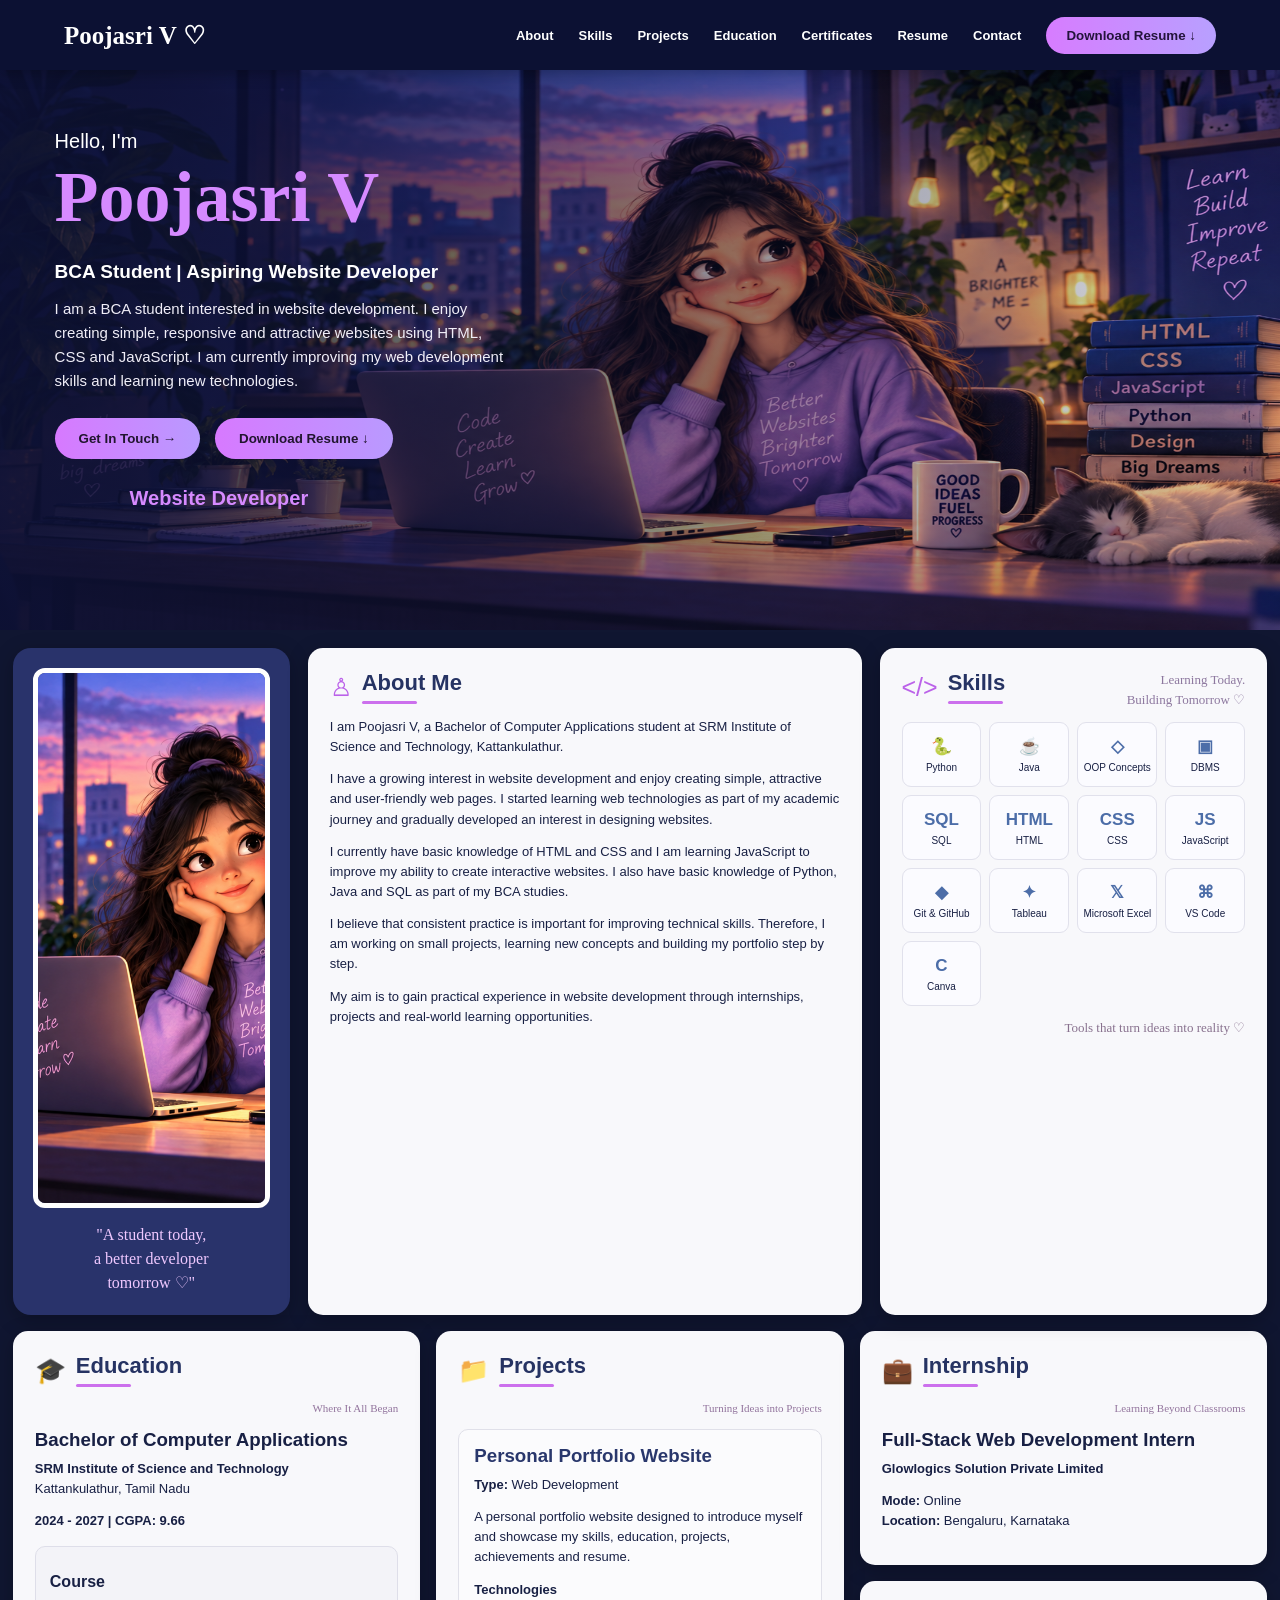
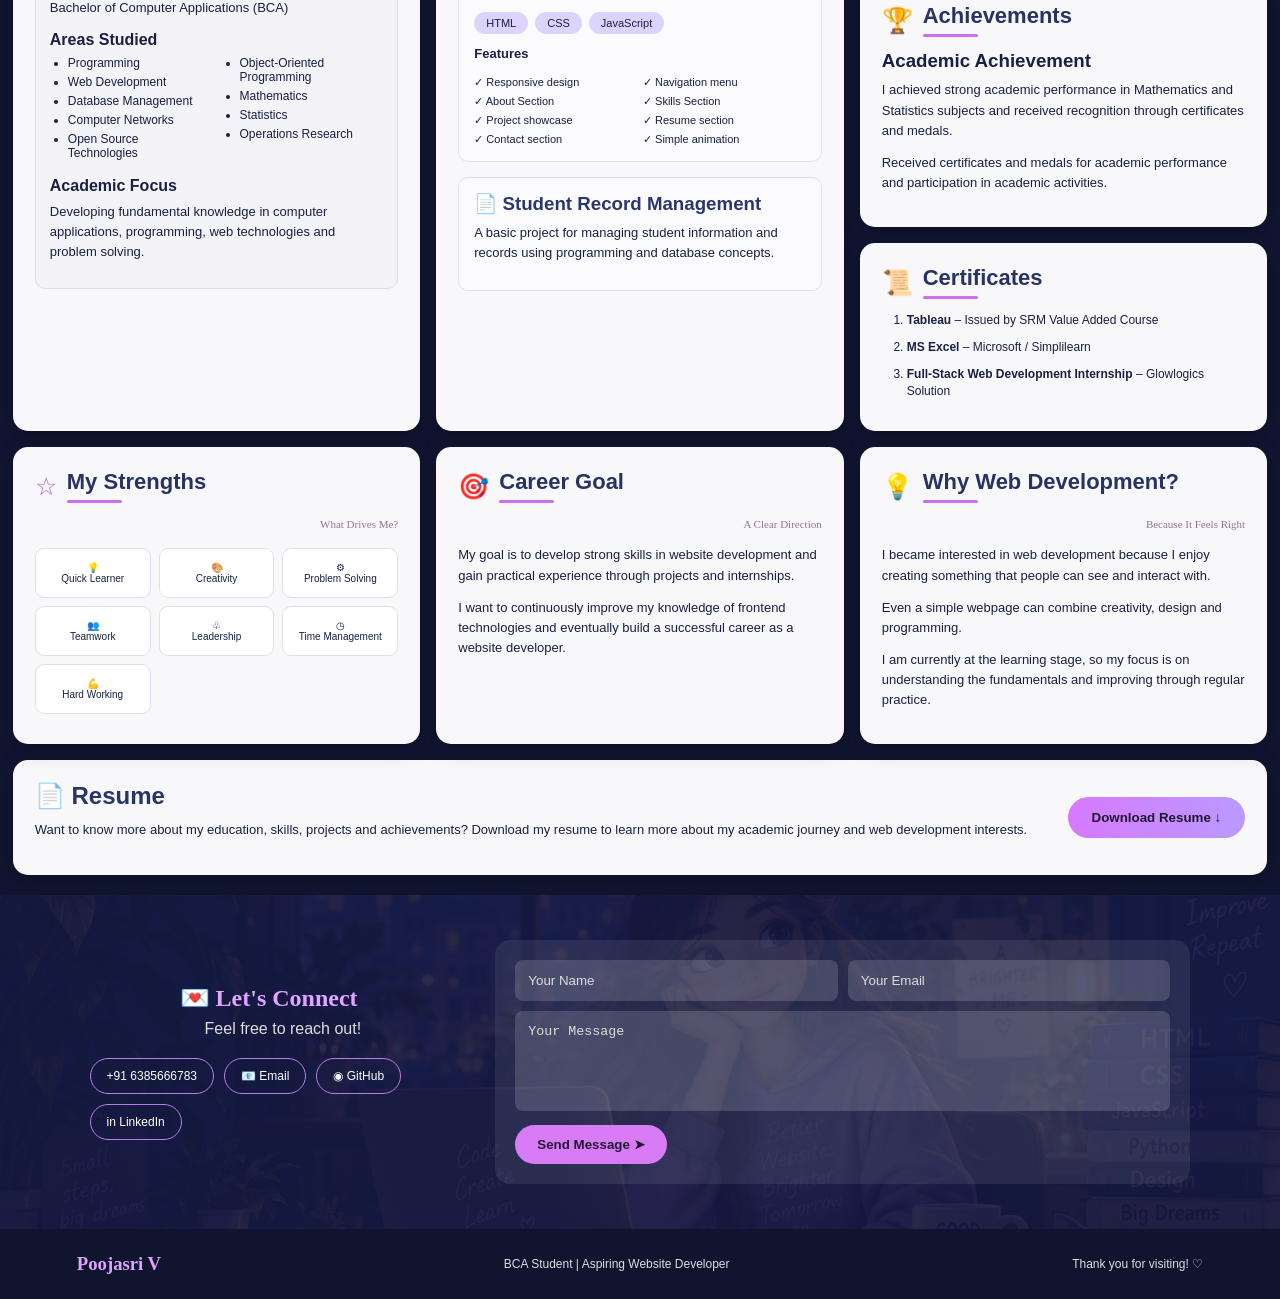
<file: index.html>
<!DOCTYPE html>
<html lang="en">

<head>
    <meta charset="UTF-8">
    <meta name="viewport" content="width=device-width, initial-scale=1.0">

    <title>Poojasri V | Portfolio</title>

    <link rel="stylesheet" href="style.css">
</head>

<body>

    <!-- ================= NAVBAR ================= -->

    <nav class="nav">

        <h3 class="name">Poojasri V ♡</h3>

        <ul class="topic">

            <li><a href="#about">About</a></li>
            <li><a href="#skills">Skills</a></li>
            <li><a href="#projects">Projects</a></li>
            <li><a href="#education">Education</a></li>
            <li><a href="#certificates">Certificates</a></li>
            <li><a href="#resume">Resume</a></li>
            <li><a href="#contact">Contact</a></li>

            <li>
                <a href="Poojasri_V_resume.pdf" download>
                    <button class="download-btn">
                        Download Resume ↓
                    </button>
                </a>
            </li>

        </ul>

    </nav>


    <!-- ================= HERO ================= -->

  <section class="hero">

        <div class="hero-content">

            <p class="hello">Hello, I'm</p>

            <h1>Poojasri V<span></span></h1><br>

            <h3>BCA Student | Aspiring Website Developer</h3>

            <p class="hero-text">
                I am a BCA student interested in website development.
                I enjoy creating simple, responsive and attractive websites
                using HTML, CSS and JavaScript. I am currently improving my
                web development skills and learning new technologies.
            </p>

            <div class="hero-buttons">

                <a href="#contact">
                    <button class="primary-btn">
                        Get In Touch →
                    </button>
                </a>

                <a href="Poojasri_V_resume.pdf" download>
                    <button class="secondary-btn">
                        Download Resume ↓
                    </button>
                </a>

            </div>
            <br>
            <h3 id="typing-text"></h3>

        </div>

    </section>


    <!-- ================= MAIN CONTENT ================= -->

    <main class="container">


        <!-- ================= ABOUT + SKILLS ================= -->

        <section class="top-grid">

            <!-- ABOUT IMAGE -->

            <div class="image-card">

                <img src="girl.png.png" alt="Poojasri">

                <p>
                    "A student today,<br>
                    a better developer<br>
                    tomorrow ♡"
                </p>

            </div>


            <!-- ABOUT -->

            <div class="card about-card" id="about">

                <div class="section-title">

                    <span>♙</span>

                    <h2>About Me</h2>

                </div>

                <p>
                    I am Poojasri V, a Bachelor of Computer Applications
                    student at SRM Institute of Science and Technology,
                    Kattankulathur.
                </p>

                <p>
                    I have a growing interest in website development and
                    enjoy creating simple, attractive and user-friendly
                    web pages. I started learning web technologies as part
                    of my academic journey and gradually developed an
                    interest in designing websites.
                </p>

                <p>
                    I currently have basic knowledge of HTML and CSS and
                    I am learning JavaScript to improve my ability to
                    create interactive websites. I also have basic
                    knowledge of Python, Java and SQL as part of my
                    BCA studies.
                </p>

                <p>
                    I believe that consistent practice is important for
                    improving technical skills. Therefore, I am working
                    on small projects, learning new concepts and building
                    my portfolio step by step.
                </p>

                <p>
                    My aim is to gain practical experience in website
                    development through internships, projects and
                    real-world learning opportunities.
                </p>

            </div>


            <!-- SKILLS -->

            <div class="card skills-card" id="skills">

                <div class="section-title">

                    <span>&lt;/&gt;</span>

                    <h2>Skills</h2>

                </div>

                <p class="small-heading">
                    Learning Today.<br>
                    Building Tomorrow ♡
                </p>


                <div class="skills-grid">

                    <div class="skill">
                        <b>🐍</b>
                        <span>Python</span>
                    </div>

                    <div class="skill">
                        <b>☕</b>
                        <span>Java</span>
                    </div>

                    <div class="skill">
                        <b>◇</b>
                        <span>OOP Concepts</span>
                    </div>

                    <div class="skill">
                        <b>▣</b>
                        <span>DBMS</span>
                    </div>

                    <div class="skill">
                        <b>SQL</b>
                        <span>SQL</span>
                    </div>

                    <div class="skill">
                        <b>HTML</b>
                        <span>HTML</span>
                    </div>

                    <div class="skill">
                        <b>CSS</b>
                        <span>CSS</span>
                    </div>

                    <div class="skill">
                        <b>JS</b>
                        <span>JavaScript</span>
                    </div>

                    <div class="skill">
                        <b>◆</b>
                        <span>Git & GitHub</span>
                    </div>

                    <div class="skill">
                        <b>✦</b>
                        <span>Tableau</span>
                    </div>

                    <div class="skill">
                        <b>𝕏</b>
                        <span>Microsoft Excel</span>
                    </div>

                    <div class="skill">
                        <b>⌘</b>
                        <span>VS Code</span>
                    </div>

                    <div class="skill">
                        <b>C</b>
                        <span>Canva</span>
                    </div>

                </div>

                <p class="bottom-note">
                    Tools that turn ideas into reality ♡
                </p>

            </div>

        </section>



        <!-- ================= SECOND ROW ================= -->

        <section class="three-grid">


            <!-- EDUCATION -->

            <div class="card education-card" id="education">

                <div class="section-title">

                    <span>🎓</span>

                    <h2>Education</h2>

                </div>

                <p class="quote">
                    Where It All Began
                </p>

                <h3>Bachelor of Computer Applications</h3>

                <p>
                    <b>SRM Institute of Science and Technology</b><br>
                    Kattankulathur, Tamil Nadu
                </p>

                <p>
                    <b>2024 - 2027 | CGPA: 9.66</b>
                </p>


                <div class="inner-box">

                    <h4>Course</h4>

                    <p>
                        Bachelor of Computer Applications (BCA)
                    </p>


                    <h4>Areas Studied</h4>

                    <div class="areas">

                        <ul>
                            <li>Programming</li>
                            <li>Web Development</li>
                            <li>Database Management</li>
                            <li>Computer Networks</li>
                            <li>Open Source Technologies</li>
                        </ul>

                        <ul>
                            <li>Object-Oriented Programming</li>
                            <li>Mathematics</li>
                            <li>Statistics</li>
                            <li>Operations Research</li>
                        </ul>

                    </div>


                    <h4>Academic Focus</h4>

                    <p>
                        Developing fundamental knowledge in computer
                        applications, programming, web technologies
                        and problem solving.
                    </p>

                </div>

            </div>



            <!-- PROJECTS -->

            <div class="card projects-card" id="projects">

                <div class="section-title">

                    <span>📁</span>

                    <h2>Projects</h2>

                </div>

                <p class="quote">
                    Turning Ideas into Projects
                </p>


                <div class="project">

                    <h3>Personal Portfolio Website</h3>

                    <p>
                        <b>Type:</b> Web Development
                    </p>

                    <p>
                        A personal portfolio website designed to
                        introduce myself and showcase my skills,
                        education, projects, achievements and resume.
                    </p>

                    <p>
                        <b>Technologies</b>
                    </p>

                    <div class="tags">

                        <span>HTML</span>
                        <span>CSS</span>
                        <span>JavaScript</span>

                    </div>


                    <p>
                        <b>Features</b>
                    </p>

                    <div class="features">

                        <span>✓ Responsive design</span>
                        <span>✓ Navigation menu</span>
                        <span>✓ About Section</span>
                        <span>✓ Skills Section</span>
                        <span>✓ Project showcase</span>
                        <span>✓ Resume section</span>
                        <span>✓ Contact section</span>
                        <span>✓ Simple animation</span>

                    </div>

                </div>


                <div class="project second-project">

                    <h3>📄 Student Record Management</h3>

                    <p>
                        A basic project for managing student information
                        and records using programming and database concepts.
                    </p>

                </div>

            </div>



            <!-- INTERNSHIP / ACHIEVEMENTS / CERTIFICATES -->

            <div class="right-column">


                <!-- INTERNSHIP -->

                <div class="card">

                    <div class="section-title">

                        <span>💼</span>

                        <h2>Internship</h2>

                    </div>

                    <p class="quote">
                        Learning Beyond Classrooms
                    </p>

                    <h3>Full-Stack Web Development Intern</h3>

                    <p>
                        <b>Glowlogics Solution Private Limited</b>
                    </p>

                    <p>
                        <b>Mode:</b> Online<br>
                        <b>Location:</b> Bengaluru, Karnataka
                    </p>

                </div>


                <!-- ACHIEVEMENTS -->

                <div class="card">

                    <div class="section-title">

                        <span>🏆</span>

                        <h2>Achievements</h2>

                    </div>

                    <h3>Academic Achievement</h3>

                    <p>
                        I achieved strong academic performance in
                        Mathematics and Statistics subjects and received
                        recognition through certificates and medals.
                    </p>

                    <p>
                        Received certificates and medals for academic
                        performance and participation in academic
                        activities.
                    </p>

                </div>


                <!-- CERTIFICATES -->

                <div class="card" id="certificates">

                    <div class="section-title">

                        <span>📜</span>

                        <h2>Certificates</h2>

                    </div>

                    <ol class="certificate-list">

                        <li>
                            <b>Tableau </b> – Issued by SRM Value Added Course
                        </li>

                        <li>
                            <b>MS Excel</b> – Microsoft / Simplilearn
                        </li>

                        <li>
                            <b>Full-Stack Web Development Internship</b> –
                            Glowlogics Solution
                        </li>

                    </ol>

                </div>

            </div>

        </section>



        <!-- ================= THIRD ROW ================= -->

        <section class="three-grid bottom-grid">


            <!-- STRENGTHS -->

            <div class="card">

                <div class="section-title">

                    <span>☆</span>

                    <h2>My Strengths</h2>

                </div>

                <p class="quote">
                    What Drives Me?
                </p>

                <div class="strength-grid">

                    <div>💡<br>Quick Learner</div>

                    <div>🎨<br>Creativity</div>

                    <div>⚙<br>Problem Solving</div>

                    <div>👥<br>Teamwork</div>

                    <div>♧<br>Leadership</div>

                    <div>◷<br>Time Management</div>

                    <div>💪<br>Hard Working</div>

                </div>

            </div>



            <!-- CAREER GOAL -->

            <div class="card">

                <div class="section-title">

                    <span>🎯</span>

                    <h2>Career Goal</h2>

                </div>

                <p class="quote">
                    A Clear Direction
                </p>

                <p>
                    My goal is to develop strong skills in website
                    development and gain practical experience through
                    projects and internships.
                </p>

                <p>
                    I want to continuously improve my knowledge of
                    frontend technologies and eventually build a
                    successful career as a website developer.
                </p>

            </div>



            <!-- WHY WEB DEVELOPMENT -->

            <div class="card">

                <div class="section-title">

                    <span>💡</span>

                    <h2>Why Web Development?</h2>

                </div>

                <p class="quote">
                    Because It Feels Right
                </p>

                <p>
                    I became interested in web development because I
                    enjoy creating something that people can see and
                    interact with.
                </p>

                <p>
                    Even a simple webpage can combine creativity,
                    design and programming.
                </p>

                <p>
                    I am currently at the learning stage, so my focus
                    is on understanding the fundamentals and improving
                    through regular practice.
                </p>

            </div>

        </section>



        <!-- ================= RESUME ================= -->

        <section class="resume-section card" id="resume">

            <div>

                <h2>📄 Resume</h2>

                <p>
                    Want to know more about my education, skills,
                    projects and achievements? Download my resume
                    to learn more about my academic journey and
                    web development interests.
                </p>

            </div>

            <a href="Poojasri_V_resume.pdf" download>

                <button class="primary-btn">
                    Download Resume ↓
                </button>

            </a>

        </section>


    </main>



    <!-- ================= CONTACT ================= -->

    <section class="contact-section" id="contact">

        <div class="contact-container">

            <div class="contact-info">

                <h2>💌 Let's Connect</h2>

                <p>
                    Feel free to reach out!
                </p>

                <div class="social-buttons">

                    <a href="tel:+916385666783">+91 6385666783</a>

                    <a href="poojasri.v.1423@gmail.com">
                        📧 Email
                    </a>

                    <a href="github.com/PoojasriV2007" target="_blank">
                        ◉ GitHub
                    </a>

                    <a href="linkedin.com/in/poojasri-v" target="_blank">
                        in LinkedIn
                    </a>

                </div>

            </div>


        <form class="contact-form" id="ContactForm"
            action="https://formsubmit.co/poojasri.v.1423@gmail.com"
            method="POST">

            <input type="hidden"
            name="_subject"
            value="New Portfolio Contact Message">

            <input type="hidden"
            name="_captcha"
            value="false">

            <input type="hidden"
            name="_next"
            value="http://127.0.0.1:5500/home.html">

            <div class="form-row">

                <input
                type="text"
                name="name"
                placeholder="Your Name"
                required
                >

                <input
                type="email"
                name="email"
                placeholder="Your Email"
                required
                >
            </div>

            <textarea
            name="message"
            placeholder="Your Message"
            required
            ></textarea>

            <button type="submit">
            Send Message ➤
            </button>

            <p id="formStatus"></p>
        </form>

    </section>



    <!-- ================= FOOTER ================= -->

    <footer>

        <h3>Poojasri V</h3>

        <p>
            BCA Student | Aspiring Website Developer
        </p>

        <p>
            Thank you for visiting! ♡
        </p>

    </footer>

<button id="topButton">↑</button>
<script src="res.js"></script>
</body>

</html>
</file>
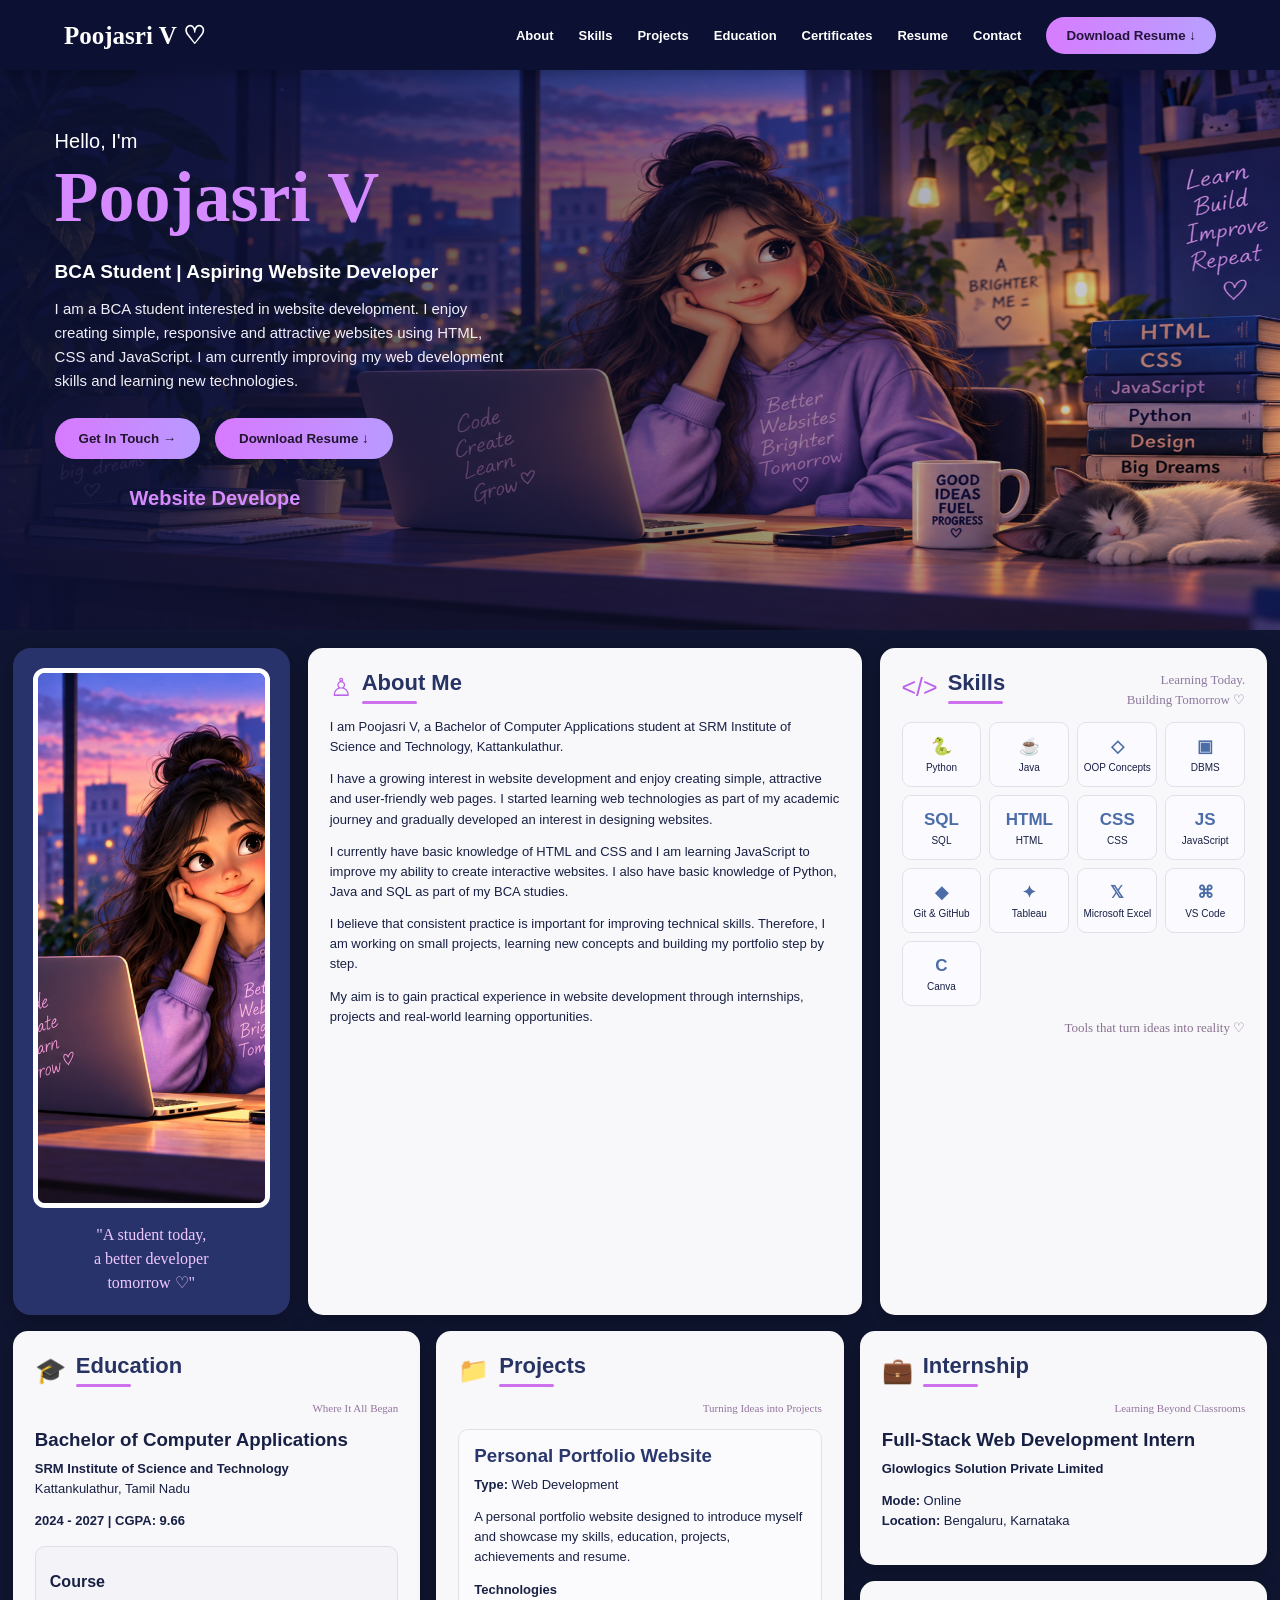
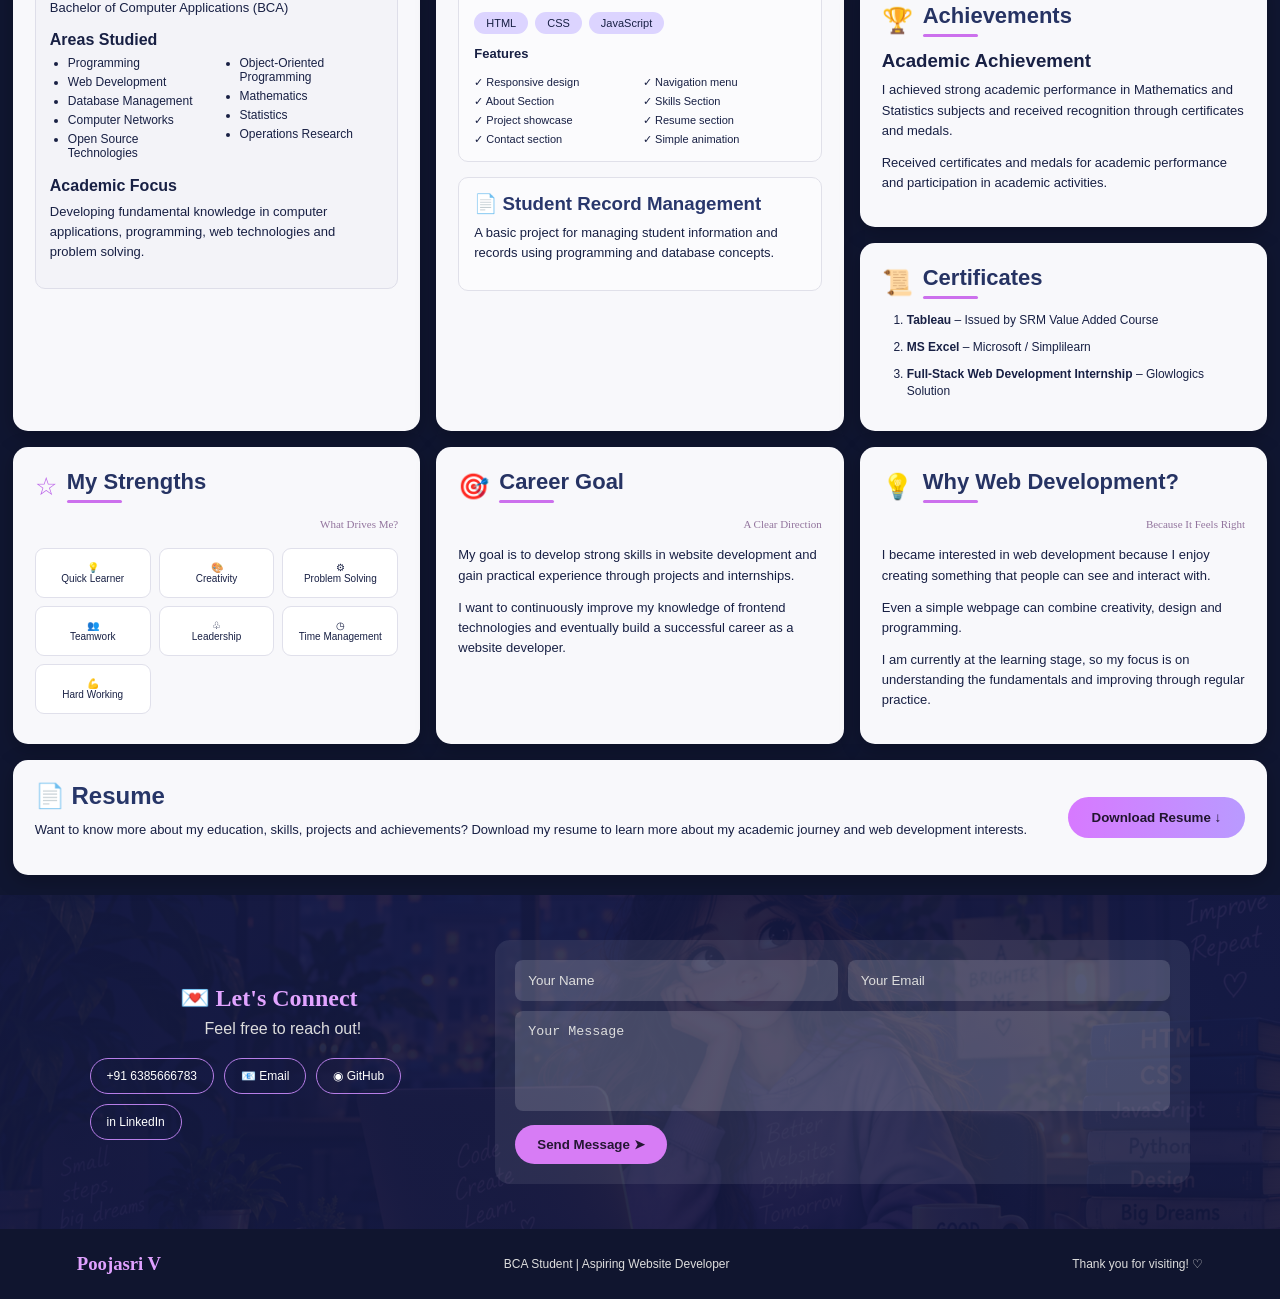
<file: home.html>
<!DOCTYPE html>
<html lang="en">

<head>
    <meta charset="UTF-8">
    <meta name="viewport" content="width=device-width, initial-scale=1.0">

    <title>Poojasri V | Portfolio</title>

    <link rel="stylesheet" href="home.css">
</head>

<body>

    <!-- ================= NAVBAR ================= -->

    <nav class="nav">

        <h3 class="name">Poojasri V ♡</h3>

        <ul class="topic">

            <li><a href="#about">About</a></li>
            <li><a href="#skills">Skills</a></li>
            <li><a href="#projects">Projects</a></li>
            <li><a href="#education">Education</a></li>
            <li><a href="#certificates">Certificates</a></li>
            <li><a href="#resume">Resume</a></li>
            <li><a href="#contact">Contact</a></li>

            <li>
                <a href="Poojasri_V_resume.pdf" download>
                    <button class="download-btn">
                        Download Resume ↓
                    </button>
                </a>
            </li>

        </ul>

    </nav>


    <!-- ================= HERO ================= -->

  <section class="hero">

        <div class="hero-content">

            <p class="hello">Hello, I'm</p>

            <h1>Poojasri V<span></span></h1><br>

            <h3>BCA Student | Aspiring Website Developer</h3>

            <p class="hero-text">
                I am a BCA student interested in website development.
                I enjoy creating simple, responsive and attractive websites
                using HTML, CSS and JavaScript. I am currently improving my
                web development skills and learning new technologies.
            </p>

            <div class="hero-buttons">

                <a href="#contact">
                    <button class="primary-btn">
                        Get In Touch →
                    </button>
                </a>

                <a href="Poojasri_V_resume.pdf" download>
                    <button class="secondary-btn">
                        Download Resume ↓
                    </button>
                </a>

            </div>
            <br>
            <h3 id="typing-text"></h3>

        </div>

    </section>


    <!-- ================= MAIN CONTENT ================= -->

    <main class="container">


        <!-- ================= ABOUT + SKILLS ================= -->

        <section class="top-grid">

            <!-- ABOUT IMAGE -->

            <div class="image-card">

                <img src="girl.png.png" alt="Poojasri">

                <p>
                    "A student today,<br>
                    a better developer<br>
                    tomorrow ♡"
                </p>

            </div>


            <!-- ABOUT -->

            <div class="card about-card" id="about">

                <div class="section-title">

                    <span>♙</span>

                    <h2>About Me</h2>

                </div>

                <p>
                    I am Poojasri V, a Bachelor of Computer Applications
                    student at SRM Institute of Science and Technology,
                    Kattankulathur.
                </p>

                <p>
                    I have a growing interest in website development and
                    enjoy creating simple, attractive and user-friendly
                    web pages. I started learning web technologies as part
                    of my academic journey and gradually developed an
                    interest in designing websites.
                </p>

                <p>
                    I currently have basic knowledge of HTML and CSS and
                    I am learning JavaScript to improve my ability to
                    create interactive websites. I also have basic
                    knowledge of Python, Java and SQL as part of my
                    BCA studies.
                </p>

                <p>
                    I believe that consistent practice is important for
                    improving technical skills. Therefore, I am working
                    on small projects, learning new concepts and building
                    my portfolio step by step.
                </p>

                <p>
                    My aim is to gain practical experience in website
                    development through internships, projects and
                    real-world learning opportunities.
                </p>

            </div>


            <!-- SKILLS -->

            <div class="card skills-card" id="skills">

                <div class="section-title">

                    <span>&lt;/&gt;</span>

                    <h2>Skills</h2>

                </div>

                <p class="small-heading">
                    Learning Today.<br>
                    Building Tomorrow ♡
                </p>


                <div class="skills-grid">

                    <div class="skill">
                        <b>🐍</b>
                        <span>Python</span>
                    </div>

                    <div class="skill">
                        <b>☕</b>
                        <span>Java</span>
                    </div>

                    <div class="skill">
                        <b>◇</b>
                        <span>OOP Concepts</span>
                    </div>

                    <div class="skill">
                        <b>▣</b>
                        <span>DBMS</span>
                    </div>

                    <div class="skill">
                        <b>SQL</b>
                        <span>SQL</span>
                    </div>

                    <div class="skill">
                        <b>HTML</b>
                        <span>HTML</span>
                    </div>

                    <div class="skill">
                        <b>CSS</b>
                        <span>CSS</span>
                    </div>

                    <div class="skill">
                        <b>JS</b>
                        <span>JavaScript</span>
                    </div>

                    <div class="skill">
                        <b>◆</b>
                        <span>Git & GitHub</span>
                    </div>

                    <div class="skill">
                        <b>✦</b>
                        <span>Tableau</span>
                    </div>

                    <div class="skill">
                        <b>𝕏</b>
                        <span>Microsoft Excel</span>
                    </div>

                    <div class="skill">
                        <b>⌘</b>
                        <span>VS Code</span>
                    </div>

                    <div class="skill">
                        <b>C</b>
                        <span>Canva</span>
                    </div>

                </div>

                <p class="bottom-note">
                    Tools that turn ideas into reality ♡
                </p>

            </div>

        </section>



        <!-- ================= SECOND ROW ================= -->

        <section class="three-grid">


            <!-- EDUCATION -->

            <div class="card education-card" id="education">

                <div class="section-title">

                    <span>🎓</span>

                    <h2>Education</h2>

                </div>

                <p class="quote">
                    Where It All Began
                </p>

                <h3>Bachelor of Computer Applications</h3>

                <p>
                    <b>SRM Institute of Science and Technology</b><br>
                    Kattankulathur, Tamil Nadu
                </p>

                <p>
                    <b>2024 - 2027 | CGPA: 9.66</b>
                </p>


                <div class="inner-box">

                    <h4>Course</h4>

                    <p>
                        Bachelor of Computer Applications (BCA)
                    </p>


                    <h4>Areas Studied</h4>

                    <div class="areas">

                        <ul>
                            <li>Programming</li>
                            <li>Web Development</li>
                            <li>Database Management</li>
                            <li>Computer Networks</li>
                            <li>Open Source Technologies</li>
                        </ul>

                        <ul>
                            <li>Object-Oriented Programming</li>
                            <li>Mathematics</li>
                            <li>Statistics</li>
                            <li>Operations Research</li>
                        </ul>

                    </div>


                    <h4>Academic Focus</h4>

                    <p>
                        Developing fundamental knowledge in computer
                        applications, programming, web technologies
                        and problem solving.
                    </p>

                </div>

            </div>



            <!-- PROJECTS -->

            <div class="card projects-card" id="projects">

                <div class="section-title">

                    <span>📁</span>

                    <h2>Projects</h2>

                </div>

                <p class="quote">
                    Turning Ideas into Projects
                </p>


                <div class="project">

                    <h3>Personal Portfolio Website</h3>

                    <p>
                        <b>Type:</b> Web Development
                    </p>

                    <p>
                        A personal portfolio website designed to
                        introduce myself and showcase my skills,
                        education, projects, achievements and resume.
                    </p>

                    <p>
                        <b>Technologies</b>
                    </p>

                    <div class="tags">

                        <span>HTML</span>
                        <span>CSS</span>
                        <span>JavaScript</span>

                    </div>


                    <p>
                        <b>Features</b>
                    </p>

                    <div class="features">

                        <span>✓ Responsive design</span>
                        <span>✓ Navigation menu</span>
                        <span>✓ About Section</span>
                        <span>✓ Skills Section</span>
                        <span>✓ Project showcase</span>
                        <span>✓ Resume section</span>
                        <span>✓ Contact section</span>
                        <span>✓ Simple animation</span>

                    </div>

                </div>


                <div class="project second-project">

                    <h3>📄 Student Record Management</h3>

                    <p>
                        A basic project for managing student information
                        and records using programming and database concepts.
                    </p>

                </div>

            </div>



            <!-- INTERNSHIP / ACHIEVEMENTS / CERTIFICATES -->

            <div class="right-column">


                <!-- INTERNSHIP -->

                <div class="card">

                    <div class="section-title">

                        <span>💼</span>

                        <h2>Internship</h2>

                    </div>

                    <p class="quote">
                        Learning Beyond Classrooms
                    </p>

                    <h3>Full-Stack Web Development Intern</h3>

                    <p>
                        <b>Glowlogics Solution Private Limited</b>
                    </p>

                    <p>
                        <b>Mode:</b> Online<br>
                        <b>Location:</b> Bengaluru, Karnataka
                    </p>

                </div>


                <!-- ACHIEVEMENTS -->

                <div class="card">

                    <div class="section-title">

                        <span>🏆</span>

                        <h2>Achievements</h2>

                    </div>

                    <h3>Academic Achievement</h3>

                    <p>
                        I achieved strong academic performance in
                        Mathematics and Statistics subjects and received
                        recognition through certificates and medals.
                    </p>

                    <p>
                        Received certificates and medals for academic
                        performance and participation in academic
                        activities.
                    </p>

                </div>


                <!-- CERTIFICATES -->

                <div class="card" id="certificates">

                    <div class="section-title">

                        <span>📜</span>

                        <h2>Certificates</h2>

                    </div>

                    <ol class="certificate-list">

                        <li>
                            <b>Tableau </b> – Issued by SRM Value Added Course
                        </li>

                        <li>
                            <b>MS Excel</b> – Microsoft / Simplilearn
                        </li>

                        <li>
                            <b>Full-Stack Web Development Internship</b> –
                            Glowlogics Solution
                        </li>

                    </ol>

                </div>

            </div>

        </section>



        <!-- ================= THIRD ROW ================= -->

        <section class="three-grid bottom-grid">


            <!-- STRENGTHS -->

            <div class="card">

                <div class="section-title">

                    <span>☆</span>

                    <h2>My Strengths</h2>

                </div>

                <p class="quote">
                    What Drives Me?
                </p>

                <div class="strength-grid">

                    <div>💡<br>Quick Learner</div>

                    <div>🎨<br>Creativity</div>

                    <div>⚙<br>Problem Solving</div>

                    <div>👥<br>Teamwork</div>

                    <div>♧<br>Leadership</div>

                    <div>◷<br>Time Management</div>

                    <div>💪<br>Hard Working</div>

                </div>

            </div>



            <!-- CAREER GOAL -->

            <div class="card">

                <div class="section-title">

                    <span>🎯</span>

                    <h2>Career Goal</h2>

                </div>

                <p class="quote">
                    A Clear Direction
                </p>

                <p>
                    My goal is to develop strong skills in website
                    development and gain practical experience through
                    projects and internships.
                </p>

                <p>
                    I want to continuously improve my knowledge of
                    frontend technologies and eventually build a
                    successful career as a website developer.
                </p>

            </div>



            <!-- WHY WEB DEVELOPMENT -->

            <div class="card">

                <div class="section-title">

                    <span>💡</span>

                    <h2>Why Web Development?</h2>

                </div>

                <p class="quote">
                    Because It Feels Right
                </p>

                <p>
                    I became interested in web development because I
                    enjoy creating something that people can see and
                    interact with.
                </p>

                <p>
                    Even a simple webpage can combine creativity,
                    design and programming.
                </p>

                <p>
                    I am currently at the learning stage, so my focus
                    is on understanding the fundamentals and improving
                    through regular practice.
                </p>

            </div>

        </section>



        <!-- ================= RESUME ================= -->

        <section class="resume-section card" id="resume">

            <div>

                <h2>📄 Resume</h2>

                <p>
                    Want to know more about my education, skills,
                    projects and achievements? Download my resume
                    to learn more about my academic journey and
                    web development interests.
                </p>

            </div>

            <a href="Poojasri_V_resume.pdf" download>

                <button class="primary-btn">
                    Download Resume ↓
                </button>

            </a>

        </section>


    </main>



    <!-- ================= CONTACT ================= -->

    <section class="contact-section" id="contact">

        <div class="contact-container">

            <div class="contact-info">

                <h2>💌 Let's Connect</h2>

                <p>
                    Feel free to reach out!
                </p>

                <div class="social-buttons">

                    <a href="tel:+916385666783">+91 6385666783</a>

                    <a href="poojasri.v.1423@gmail.com">
                        📧 Email
                    </a>

                    <a href="github.com/PoojasriV2007" target="_blank">
                        ◉ GitHub
                    </a>

                    <a href="linkedin.com/in/poojasri-v" target="_blank">
                        in LinkedIn
                    </a>

                </div>

            </div>


        <form class="contact-form" id="ContactForm"
            action="https://formsubmit.co/poojasri.v.1423@gmail.com"
            method="POST">

            <input type="hidden"
            name="_subject"
            value="New Portfolio Contact Message">

            <input type="hidden"
            name="_captcha"
            value="false">

            <input type="hidden"
            name="_next"
            value="http://127.0.0.1:5500/home.html">

            <div class="form-row">

                <input
                type="text"
                name="name"
                placeholder="Your Name"
                required
                >

                <input
                type="email"
                name="email"
                placeholder="Your Email"
                required
                >
            </div>

            <textarea
            name="message"
            placeholder="Your Message"
            required
            ></textarea>

            <button type="submit">
            Send Message ➤
            </button>

            <p id="formStatus"></p>
        </form>

    </section>



    <!-- ================= FOOTER ================= -->

    <footer>

        <h3>Poojasri V</h3>

        <p>
            BCA Student | Aspiring Website Developer
        </p>

        <p>
            Thank you for visiting! ♡
        </p>

    </footer>

<button id="topButton">↑</button>
<script src="res.js"></script>
</body>

</html>
</file>
<file: style.css>
/* =====================================
   GENERAL
===================================== */

* {
    margin: 0;
    padding: 0;
    box-sizing: border-box;
}

html {
    scroll-behavior: smooth;
    scroll-padding-top: 80px;
}

body {
    font-family: Arial, sans-serif;
    background: #101631;
    color: #182044;
    overflow-x: hidden;
}


/* =====================================
   NAVIGATION
===================================== */

.nav {
    width: 100%;
    min-height: 70px;

    display: flex;
    align-items: center;
    justify-content: space-between;

    padding: 10px 5%;

    background: rgba(13, 18, 52, 0.97);

    position: sticky;
    top: 0;
    z-index: 1000;

    box-shadow: 0 2px 15px rgba(0, 0, 0, 0.3);
}

.name {
    color: white;
    font-size: 25px;
    font-family: cursive;
    white-space: nowrap;
}

.topic {
    display: flex;
    align-items: center;
    justify-content: center;
    gap: 25px;
    list-style: none;
}

.topic a {
    color: white;
    text-decoration: none;
    font-size: 13px;
    font-weight: bold;
    transition: 0.3s;
}

.topic a:hover {
    color: #d889ff;
}

.download-btn {
    display: inline-block;
    border: none;
    padding: 11px 20px;
    border-radius: 20px;
    background: linear-gradient(90deg, #d77cff, #b8a0ff);
    color: #24143c !important;
    font-weight: bold;
    cursor: pointer;
}


/* =====================================
   HERO
===================================== */

.hero {
    width: 100%;
    min-height: 560px;

    display: flex;
    align-items: center;

    padding: 70px 7%;

    background-image:
        linear-gradient(
            90deg,
            rgba(13, 17, 52, 0.90),
            rgba(13, 17, 52, 0.50),
            rgba(13, 17, 52, 0.12)
        ),
        url("girl.png.png");

    background-size: 100% 100%;
    background-position: center;
    background-repeat: no-repeat;

    color: white;
}

.hero-content {
    width: 42%;
    max-width: 520px;
    color: white;
    transform: translate(-35px, -20px);
}

.hello {
    font-size: 20px;
    margin-bottom: 8px;
}

.hero h1 {
    font-size: 72px;
    font-family: cursive;
    color: #d68aff;
    margin-bottom: 10px;
    line-height: 1;
}

.hero h1 span {
    color: #f1a8ff;
}

.hero h3 {
    font-size: 19px;
    margin-bottom: 14px;
}

.hero-text {
    line-height: 1.6;
    font-size: 15px;
    color: #f0eef8;
    max-width: 600px;
}

.hero-buttons {
    margin-top: 25px;
    display: flex;
    gap: 15px;
    flex-wrap: wrap;
}

.primary-btn,
.secondary-btn {
    display: inline-block;
    padding: 13px 24px;
    border-radius: 24px;
    border: none;
    text-decoration: none;
    cursor: pointer;
    font-weight: bold;
    transition: 0.3s;
}

.primary-btn,
.secondary-btn {
    background: linear-gradient(90deg, #d779ff, #b99aff);
    color: #21152f;
}

.primary-btn:hover,
.secondary-btn:hover {
    transform: translateY(-3px);
}

#typing-text {
    margin-top: 10px;
    margin-left: 75px;
    font-size: 20px;
    color: #d68aff;
    min-height: 30px;
}


/* =====================================
   MAIN CONTAINER
===================================== */

.container {
    width: 98%;
    max-width: 1800px;
    margin: 18px auto;
}


/* =====================================
   CARDS
===================================== */

.card,
.image-card {
    background: #f8f8fb;
    border-radius: 15px;
    padding: 22px;
    box-shadow: 0 5px 20px rgba(0, 0, 0, 0.25);
}

.card p {
    font-size: 13px;
    line-height: 1.55;
    margin-bottom: 12px;
}

.card h3 {
    margin-bottom: 8px;
}

.card h4 {
    margin: 12px 0 7px;
}


/* =====================================
   SECTION TITLE
===================================== */

.section-title {
    display: flex;
    align-items: center;
    gap: 10px;
    margin-bottom: 13px;
}

.section-title span {
    font-size: 25px;
    color: #bb62e9;
}

.section-title h2 {
    color: #263363;
    font-size: 22px;
}

.section-title h2::after {
    content: "";
    display: block;
    width: 55px;
    height: 3px;
    margin-top: 5px;
    border-radius: 5px;
    background: #cc70ed;
}

.quote {
    color: #92749d;
    font-size: 11px !important;
    font-family: cursive;
    text-align: right;
}


/* =====================================
   TOP GRID
===================================== */

.top-grid {
    width: 100%;
    display: grid;
    grid-template-columns: 1fr 2fr 1.4fr;
    gap: 18px;
}


/* =====================================
   ABOUT IMAGE
===================================== */

.image-card {
    background: #29336b;
    padding: 20px;
    border-radius: 18px;
    text-align: center;
}

.image-card img {
    width: 100%;
    height: 540px;
    object-fit: cover;
    object-position: center;
    display: block;
    border: 5px solid white;
    border-radius: 12px;
}

.image-card p {
    margin-top: 15px;
    color: #efc8ff;
    font-family: cursive;
    line-height: 1.5;
}


/* =====================================
   SKILLS
===================================== */

.skills-card {
    position: relative;
}

.small-heading {
    position: absolute;
    top: 22px;
    right: 22px;

    text-align: right;

    font-family: cursive;
    color: #8d789f;
}

.skills-grid {
    display: grid;
    grid-template-columns: repeat(4, 1fr);
    gap: 8px;
    margin-top: 18px;
}

.skill {
    min-height: 65px;

    border: 1px solid #e1e1ec;
    border-radius: 9px;

    display: flex;
    flex-direction: column;
    justify-content: center;
    align-items: center;

    text-align: center;

    background: #fbfbff;
    font-size: 10px;

    transition: 0.3s;
}

.skill b {
    font-size: 17px;
    color: #4c6da8;
    margin-bottom: 5px;
}

.skill:hover {
    transform: translateY(-4px);
    box-shadow: 0 5px 15px rgba(128, 70, 170, 0.2);
    background: #d792fd;
}

.bottom-note {
    text-align: right;
    font-family: cursive;
    color: #88718e;
    margin-top: 12px;
}


/* =====================================
   THREE COLUMN GRID
===================================== */

.three-grid {
    display: grid;
    grid-template-columns: 1fr 1fr 1fr;
    gap: 16px;
    margin-top: 16px;
}

.right-column {
    display: flex;
    flex-direction: column;
    gap: 16px;
}


/* =====================================
   EDUCATION
===================================== */

.inner-box {
    background: #f3f3f8;
    border: 1px solid #dedee9;
    border-radius: 10px;
    padding: 14px;
    margin-top: 15px;
}

.areas {
    display: grid;
    grid-template-columns: 1fr 1fr;
    gap: 10px;
}

.areas ul {
    padding-left: 18px;
}

.areas li {
    font-size: 12px;
    margin-bottom: 5px;
}


/* =====================================
   PROJECTS
===================================== */

.project {
    border: 1px solid #e0e0e9;
    padding: 15px;
    border-radius: 10px;
    margin-top: 12px;
    background: #fbfbfd;
}

.project h3 {
    color: #29376c;
}

.tags {
    display: flex;
    flex-wrap: wrap;
    gap: 7px;
    margin: 10px 0;
}

.tags span {
    background: #dcd4ff;
    padding: 5px 12px;
    border-radius: 15px;
    font-size: 11px;
}

.features {
    display: grid;
    grid-template-columns: 1fr 1fr;
    gap: 6px;
    font-size: 11px;
}

.second-project {
    margin-top: 15px;
}


/* =====================================
   CERTIFICATES
===================================== */

.certificate-list {
    padding-left: 25px;
}

.certificate-list li {
    font-size: 12px;
    margin-bottom: 10px;
    line-height: 1.4;
}


/* =====================================
   STRENGTHS
===================================== */

.strength-grid {
    display: grid;
    grid-template-columns: repeat(3, 1fr);
    gap: 8px;
    margin-top: 15px;
}

.strength-grid div {
    padding: 13px 5px;
    text-align: center;
    border: 1px solid #e0e0eb;
    border-radius: 9px;
    font-size: 10px;
    background: white;
}

.strength-grid > div:hover {
    background: #d792fd;
    color: black;
    transform: translateY(-5px);
}


/* =====================================
   RESUME
===================================== */

.resume-section {
    margin-top: 16px;

    display: flex;
    align-items: center;
    justify-content: space-between;

    gap: 30px;
}

.resume-section h2 {
    color: #273668;
    margin-bottom: 10px;
}


/* =====================================
   CONTACT
===================================== */

.contact-section {
    width: 100%;
    margin-top: 20px;

    padding: 45px 7%;

    background:
        linear-gradient(
            rgba(20, 25, 65, 0.92),
            rgba(20, 25, 65, 0.92)
        ),
        url("girl.png.png");

    background-size: cover;
    background-position: center;

    color: white;
}

.contact-container {
    max-width: 1400px;
    margin: auto;

    display: grid;
    grid-template-columns: 0.8fr 1.5fr;

    gap: 35px;
    align-items: center;
}

.contact-info h2 {
    color: #e2a4ff;
    font-family: cursive;
    margin-bottom: 8px;
    margin-left: 90px;
}

.contact-info p {
    margin-bottom: 20px;
    color: #ddd;
    margin-left: 115px;
}

.social-buttons {
    display: flex;
    flex-wrap: wrap;
    gap: 10px;
}

.social-buttons a {
    color: white;
    text-decoration: none;

    border: 1px solid #b77ee8;

    padding: 10px 16px;
    border-radius: 20px;
    font-size: 12px;
}

.contact-form {
    background: rgba(255, 255, 255, 0.08);
    padding: 20px;
    border-radius: 15px;
}

.form-row {
    display: grid;
    grid-template-columns: 1fr 1fr;
    gap: 10px;
}

.contact-form input,
.contact-form textarea {
    width: 100%;

    border: none;
    outline: none;

    border-radius: 8px;
    padding: 13px;

    margin-bottom: 10px;

    background: rgba(255, 255, 255, 0.15);
    color: white;
}

.contact-form input::placeholder,
.contact-form textarea::placeholder {
    color: #ddd;
}

.contact-form textarea {
    height: 100px;
    resize: none;
}

.contact-form button {
    padding: 12px 22px;

    border: none;
    border-radius: 20px;

    background: #d77cf5;
    color: #241633;

    font-weight: bold;
    cursor: pointer;
}


/* =====================================
   FOOTER
===================================== */

footer {
    min-height: 70px;

    background: #10152f;
    color: white;

    padding: 18px 6%;

    display: flex;
    justify-content: space-between;
    align-items: center;

    flex-wrap: wrap;
}

footer h3 {
    font-family: cursive;
    color: #e0a1ff;
}

footer p {
    font-size: 12px;
    color: #ddd;
}


/* =====================================
   LARGE SCREEN
===================================== */

@media (min-width: 1400px) {

    .hero {
        min-height: 600px;
        padding-left: 8%;
        padding-right: 8%;
    }

    .hero-content {
        max-width: 650px;
    }

    .hero h1 {
        font-size: 80px;
    }

    .hero-text {
        font-size: 16px;
    }

    .image-card img {
        height: 450px;
    }
}


/* =====================================
   TABLET
===================================== */

@media (max-width: 1100px) {

    .topic {
        gap: 15px;
    }

    .topic li:nth-child(6),
    .topic li:nth-child(7) {
        display: none;
    }

    .top-grid {
        grid-template-columns: 1fr 1.5fr;
    }

    .skills-card {
        grid-column: span 2;
    }

    .image-card img {
        height: 380px;
    }
}


/* =====================================
   SMALL TABLET
===================================== */

@media (max-width: 800px) {

    /* NAVIGATION */

    .nav {
        min-height: auto;
        padding: 15px;
        flex-direction: column;
        gap: 15px;
    }

    .topic {
        width: 100%;
        flex-wrap: wrap;
        justify-content: center;
    }


    /* HERO */

    .hero {
        min-height: 650px;
        padding: 50px 7%;

        background-size: cover;
        background-position: 65% center;
    }

    .hero-content {
        width: 80%;
        max-width: 600px;

        /* Remove desktop movement */
        transform: none;
    }

    .hero h1 {
        font-size: 52px;
    }


    /* CONTENT */

    .top-grid,
    .three-grid {
        grid-template-columns: 1fr;
    }

    .skills-card {
        grid-column: auto;
    }

    .image-card img {
        height: auto;
        max-height: 500px;
        object-fit: contain;
    }

    .contact-container {
        grid-template-columns: 1fr;
    }
}


/* =====================================
   MOBILE PHONE
===================================== */

@media (max-width: 500px) {

    html,
    body {
        width: 100%;
        max-width: 100%;
        overflow-x: hidden;
    }


    /* =============================
       NAVIGATION
    ============================= */

    .nav {
        width: 100%;
        min-height: auto;

        padding: 18px 10px;

        display: flex;
        flex-direction: column;
        align-items: center;

        gap: 15px;
    }

    .name {
        width: 100%;
        font-size: 26px;
        text-align: center;
    }

    .topic {
        width: 100%;

        display: flex;
        flex-wrap: wrap;

        justify-content: center;
        align-items: center;

        gap: 12px 15px;
    }

    .topic li {
        list-style: none;
    }

    .topic a {
        font-size: 12px;
        white-space: nowrap;
    }

    .download-btn {
        padding: 12px 22px;
        font-size: 14px;
    }


    /* =============================
       HERO
    ============================= */

    .hero {
        width: 100%;
        min-height: 850px;

        padding: 45px 20px;

        display: flex;
        align-items: center;

        /*
        IMPORTANT:
        Use cover instead of 100% 100%.
        This prevents image stretching.
        */
        background-size: cover;

        /*
        Move image slightly to the right.
        */
        background-position: 65% center;

        background-repeat: no-repeat;
    }

    .hero-content {
        width: 100%;
        max-width: 100%;

        /* Remove desktop transform */
        transform: none;
    }

    .hello {
        font-size: 19px;
        margin-bottom: 8px;
    }

    .hero h1 {
        font-size: 42px;
        line-height: 1.1;
        margin-bottom: 15px;
    }

    .hero h3 {
        font-size: 16px;
        line-height: 1.5;
        margin-bottom: 15px;
    }

    .hero-text {
        width: 100%;
        max-width: 100%;

        font-size: 14px;
        line-height: 1.7;
    }

    #typing-text {
        width: 100%;
        margin-left: 0;
        margin-top: 20px;

        text-align: center;
        font-size: 20px;
    }


    /* =============================
       HERO BUTTONS
    ============================= */

    .hero-buttons {
        width: 100%;

        display: flex;
        flex-direction: column;
        align-items: flex-start;

        gap: 15px;
        margin-top: 25px;
    }

    .primary-btn,
    .secondary-btn {
        padding: 14px 23px;
        font-size: 14px;
        border-radius: 25px;
    }

/* =====================================
   MOBILE PHONE
===================================== */

@media (max-width: 500px) {

    html,
    body {
        width: 100%;
        max-width: 100%;
        overflow-x: hidden;
    }

    /* NAVIGATION */

    .nav {
        width: 100%;
        min-height: auto;
        padding: 18px 10px;

        display: flex;
        flex-direction: column;
        align-items: center;

        gap: 15px;
    }

    .name {
        width: 100%;
        font-size: 24px;
        text-align: center;
    }

    .topic {
        width: 100%;
        display: flex;
        flex-wrap: wrap;
        justify-content: center;
        align-items: center;
        gap: 12px 15px;
    }

    .topic li {
        list-style: none;
    }

    .topic a {
        font-size: 12px;
        white-space: nowrap;
    }

    .download-btn {
        padding: 11px 20px;
        font-size: 13px;
    }


    /* HERO */

    .hero {
        width: 100%;
        min-height: 700px;

        padding: 45px 20px;

        display: flex;
        align-items: center;

        background-size: cover;
        background-position: 75% center;
        background-repeat: no-repeat;
    }

    .hero-content {
        width: 100%;
        max-width: 100%;
        transform: none;
        padding-top: 10px;
    }

    .hello {
        font-size: 19px;
        margin-bottom: 8px;
    }

    .hero h1 {
        font-size: 40px;
        line-height: 1.1;
        margin-bottom: 15px;
    }

    .hero h3 {
        font-size: 16px;
        line-height: 1.5;
        margin-bottom: 15px;
    }

    .hero-text {
        width: 100%;
        max-width: 100%;

        font-size: 14px;
        line-height: 1.7;
    }

    #typing-text {
        width: 100%;
        margin-left: 0;
        margin-top: 25px;

        text-align: center;
        font-size: 18px;
        min-height: 30px;
    }


    /* HERO BUTTONS */

    .hero-buttons {
        width: 100%;

        display: flex;
        flex-direction: column;
        align-items: flex-start;

        gap: 15px;
        margin-top: 25px;
    }

    .primary-btn,
    .secondary-btn {
        padding: 14px 23px;
        font-size: 14px;
        border-radius: 25px;
    }


    /* MAIN CONTENT */

    .container {
        width: 94%;
        max-width: 100%;
        margin: 15px auto;
    }


    /* CARDS */

    .card,
    .image-card {
        width: 100%;
        max-width: 100%;
        padding: 18px;
        border-radius: 15px;
    }


    /* SECTION TITLE */

    .section-title {
        gap: 8px;
    }

    .section-title span {
        font-size: 22px;
    }

    .section-title h2 {
        font-size: 20px;
    }


    /* ABOUT IMAGE */

    .image-card {
        padding: 12px;
    }

    .image-card img {
        width: 100%;
        height: auto;
        max-height: none;

        object-fit: cover;
        object-position: center;
    }


    /* SKILLS */

    .small-heading {
        position: static;
        margin-bottom: 15px;
        text-align: right;
    }

    .skills-grid {
        width: 100%;

        display: grid;
        grid-template-columns: 1fr 1fr;

        gap: 8px;
    }

    .skill {
        min-height: 70px;
        padding: 8px 4px;
    }

    .skill b {
        font-size: 15px;
    }

    .skill span {
        font-size: 10px;
    }


    /* EDUCATION */

    .areas {
        grid-template-columns: 1fr;
        gap: 5px;
    }

    .areas ul {
        padding-left: 18px;
    }


    /* PROJECTS */

    .features {
        grid-template-columns: 1fr;
        gap: 7px;
    }

    .tags {
        gap: 5px;
    }


    /* CERTIFICATES */

    .certificate-list {
        padding-left: 22px;
    }

    .certificate-list li {
        font-size: 12px;
    }


    /* STRENGTHS */

    .strength-grid {
        grid-template-columns: 1fr 1fr;
        gap: 8px;
    }

    .strength-grid div {
        padding: 12px 5px;
        font-size: 10px;
    }


    /* RESUME */

    .resume-section {
        flex-direction: column;
        align-items: flex-start;
        gap: 20px;
    }


    /* CONTACT */

    .contact-section {
        width: 100%;
        padding: 40px 20px;

        background-size: cover;
        background-position: center;
    }

    .contact-container {
        width: 100%;
        grid-template-columns: 1fr;
        gap: 25px;
    }

    .contact-info h2,
    .contact-info p {
        margin-left: 0;
    }

    .social-buttons {
        gap: 8px;
    }

    .social-buttons a {
        font-size: 11px;
        padding: 9px 13px;
    }

    .contact-form {
        width: 100%;
        padding: 16px;
    }

    .form-row {
        grid-template-columns: 1fr;
        gap: 0;
    }

    .contact-form input,
    .contact-form textarea {
        width: 100%;
    }


    /* FOOTER */

    footer {
        width: 100%;

        display: flex;
        flex-direction: column;

        gap: 8px;

        text-align: center;

        padding: 20px 15px;
    }

    footer h3 {
        font-size: 20px;
    }

    footer p {
        font-size: 11px;
    }
}
}
</file>
<file: home.css>
/* =====================================
   GENERAL
===================================== */

* {
    margin: 0;
    padding: 0;
    box-sizing: border-box;
}

html {
    scroll-behavior: smooth;
    scroll-padding-top: 80px;
}

body {
    font-family: Arial, sans-serif;
    background: #101631;
    color: #182044;
}


/* =====================================
   NAVIGATION
===================================== */

.nav {
    width: 100%;
    min-height: 70px;

    display: flex;
    align-items: center;
    justify-content: space-between;

    padding: 10px 5%;

    background: rgba(13, 18, 52, 0.97);

    position: sticky;
    top: 0;
    z-index: 1000;

    box-shadow: 0 2px 15px rgba(0, 0, 0, 0.3);
}

.name {
    color: white;
    font-size: 25px;
    font-family: cursive;
    white-space: nowrap;
}

.topic {
    display: flex;
    align-items: center;
    justify-content: center;
    gap: 25px;
    list-style: none;
}

.topic a {
    color: white;
    text-decoration: none;
    font-size: 13px;
    font-weight: bold;
    transition: 0.3s;
}

.topic a:hover {
    color: #d889ff;
}

.download-btn {
    display: inline-block;
    border: none;
    padding: 11px 20px;
    border-radius: 20px;
    background: linear-gradient(90deg, #d77cff, #b8a0ff);
    color: #24143c !important;
    font-weight: bold;
    cursor: pointer;
}


/* =====================================
   HERO
===================================== */

.hero {
    width: 100%;
    min-height: 560px;

    display: flex;
    align-items: center;

    padding: 70px 7%;

    background-image:
        linear-gradient(
            90deg,
            rgba(13, 17, 52, 0.90),
            rgba(13, 17, 52, 0.50),
            rgba(13, 17, 52, 0.12)
        ),
        url("girl.png.png");

    /*
       This shows the complete image.
       It prevents the girl's hair from being cut.
    */
    background-size:100% 100%;
    background-position:center;
    background-repeat: no-repeat;

    color: white;
   
}

.hero-content {
    width: 42%;
    max-width: 520px;
    color: white;
    transform: translate(-35px, -20px);
}

.hello {
    font-size: 20px;
    margin-bottom: 8px;
}

.hero h1 {
    font-size: 72px;
    font-family: cursive;
    color: #d68aff;
    margin-bottom: 10px;
    line-height: 1;
}

.hero h1 span {
    color: #f1a8ff;
}

.hero h3 {
    font-size: 19px;
    margin-bottom: 14px;
}

.hero-text {
    line-height: 1.6;
    font-size: 15px;
    color: #f0eef8;
    max-width: 600px;
}

.hero-buttons {
    margin-top: 25px;
    display: flex;
    gap: 15px;
    flex-wrap: wrap;
}

.primary-btn,
.secondary-btn {
    display: inline-block;
    padding: 13px 24px;
    border-radius: 24px;
    text-decoration: none;
    cursor: pointer;
    font-weight: bold;
    transition: 0.3s;
}

.primary-btn {
    border: none;
    background: linear-gradient(90deg, #d779ff, #b99aff);
    color: #21152f;
}

.secondary-btn {
    border: none;
    background: linear-gradient(90deg, #d779ff, #b99aff);
    color: #21152f;
   
}
/* border: 1px solid #d79aff;
    background: rgba(255, 255, 255, 0.08);
    color: white;*/

.primary-btn:hover,
.secondary-btn:hover {
    transform: translateY(-3px);
}
#typing-text {
    margin-top: 10px;
    margin-left: 75px;
    font-size: 20px;
    color: #d68aff;
    min-height: 30px;

}


/* =====================================
   MAIN CONTAINER
===================================== */

.container {
    width: 98%;
    max-width: 1800px;
    margin: 18px auto;
}


/* =====================================
   CARDS
===================================== */

.card,
.image-card {
    background: #f8f8fb;
    border-radius: 15px;
    padding: 22px;

    box-shadow:
        0 5px 20px rgba(0, 0, 0, 0.25);
}

.card p {
    font-size: 13px;
    line-height: 1.55;
    margin-bottom: 12px;
}

.card h3 {
    margin-bottom: 8px;
}

.card h4 {
    margin: 12px 0 7px;
}


/* =====================================
   SECTION TITLE
===================================== */

.section-title {
    display: flex;
    align-items: center;
    gap: 10px;
    margin-bottom: 13px;
}

.section-title span {
    font-size: 25px;
    color: #bb62e9;
}

.section-title h2 {
    color: #263363;
    font-size: 22px;
}

.section-title h2::after {
    content: "";
    display: block;
    width: 55px;
    height: 3px;
    margin-top: 5px;
    border-radius: 5px;
    background: #cc70ed;
}

.quote {
    color: #92749d;
    font-size: 11px !important;
    font-family: cursive;
    text-align: right;
}
/* =====================================
   TOP GRID
===================================== */

.top-grid {
    width: 100%;

    display: grid;

    grid-template-columns: 1fr 2fr 1.4fr;

    gap: 18px;
}


/* =====================================
   ABOUT IMAGE
===================================== */

.image-card {
    background: #29336b;
    padding: 20px;
    border-radius: 18px;
    text-align: center;
}

.image-card img {
    width: 100%;
    height: 540px;
    object-fit: cover;
    object-position: center;
    display: block;
    border: 5px solid white;
    border-radius: 12px;
}
.image-card p {
    margin-top: 15px;
    color: #efc8ff;
    font-family: cursive;
    line-height: 1.5;
}


/* =====================================
   SKILLS
===================================== */

.skills-card {
    position: relative;
}
.small-heading {
    position: absolute;
    top: 22px;
    right: 22px;

    text-align: right;

    font-family: cursive;
    color: #8d789f;
}

.skills-grid {
    display: grid;
    grid-template-columns: repeat(4, 1fr);
    gap: 8px;
    margin-top: 18px;
}

.skill {
    min-height: 65px;

    border: 1px solid #e1e1ec;
    border-radius: 9px;

    display: flex;
    flex-direction: column;
    justify-content: center;
    align-items: center;

    text-align: center;

    background: #fbfbff;


    font-size: 10px;

    transition: 0.3s;
}

.skill b {
    font-size: 17px;
    color: #4c6da8;
    margin-bottom: 5px;
}

.skill:hover {
    transform: translateY(-4px);
    box-shadow: 0 5px 15px rgba(128, 70, 170, 0.2);
    background: #d792fd;
}

.bottom-note {
    text-align: right;
    font-family: cursive;
    color: #88718e;
    margin-top: 12px;
}




/* =====================================
   THREE COLUMN GRID
===================================== */

.three-grid {
    display: grid;

    grid-template-columns: 1fr 1fr 1fr;

    gap: 16px;

    margin-top: 16px;
}

.right-column {
    display: flex;
    flex-direction: column;
    gap: 16px;
}


/* =====================================
   EDUCATION
===================================== */

.inner-box {
    background: #f3f3f8;

    border: 1px solid #dedee9;

    border-radius: 10px;

    padding: 14px;

    margin-top: 15px;
}

.areas {
    display: grid;
    grid-template-columns: 1fr 1fr;
    gap: 10px;
}

.areas ul {
    padding-left: 18px;
}

.areas li {
    font-size: 12px;
    margin-bottom: 5px;
}


/* =====================================
   PROJECTS
===================================== */

.project {
    border: 1px solid #e0e0e9;

    padding: 15px;

    border-radius: 10px;

    margin-top: 12px;

    background: #fbfbfd;
}

.project h3 {
    color: #29376c;
}

.tags {
    display: flex;
    flex-wrap: wrap;
    gap: 7px;
    margin: 10px 0;
}

.tags span {
    background: #dcd4ff;
    padding: 5px 12px;
    border-radius: 15px;
    font-size: 11px;
}

.features {
    display: grid;
    grid-template-columns: 1fr 1fr;
    gap: 6px;
    font-size: 11px;
}

.second-project {
    margin-top: 15px;
}


/* =====================================
   CERTIFICATES
===================================== */

.certificate-list {
    padding-left: 25px;
}

.certificate-list li {
    font-size: 12px;
    margin-bottom: 10px;
    line-height: 1.4;
}


/* =====================================
   STRENGTHS
===================================== */

.strength-grid {
    display: grid;
    grid-template-columns: repeat(3, 1fr);
    gap: 8px;
    margin-top: 15px;
}

.strength-grid div {
    padding: 13px 5px;

    text-align: center;

    border: 1px solid #e0e0eb;

    border-radius: 9px;

    font-size: 10px;
    background:white;
}
.strength-grid > div:hover {
    background: #d792fd;
    color: black;
    transform: translateY(-5px);
}


/* =====================================
   RESUME
===================================== */

.resume-section {
    margin-top: 16px;

    display: flex;
    align-items: center;
    justify-content: space-between;

    gap: 30px;
}

.resume-section h2 {
    color: #273668;
    margin-bottom: 10px;
}


/* =====================================
   CONTACT
===================================== */

.contact-section {
    width: 100%;

    margin-top: 20px;

    padding: 45px 7%;

    background:
        linear-gradient(
            rgba(20, 25, 65, 0.92),
            rgba(20, 25, 65, 0.92)
        ),
        url("girl.png.png");

    background-size: cover;
    background-position: center;

    color: white;
}

.contact-container {
    max-width: 1400px;

    margin: auto;

    display: grid;

    grid-template-columns: 0.8fr 1.5fr;

    gap: 35px;

    align-items: center;
}

.contact-info h2 {
    color: #e2a4ff;
    font-family: cursive;
    margin-bottom: 8px;
    margin-left: 90px;
}

.contact-info p {
    margin-bottom: 20px;
    color: #ddd;
    margin-left: 115px;
}

.social-buttons {
    display: flex;
    flex-wrap: wrap;
    gap: 10px;
}

.social-buttons a {
    color: white;
    text-decoration: none;

    border: 1px solid #b77ee8;

    padding: 10px 16px;

    border-radius: 20px;

    font-size: 12px;
}

.contact-form {
    background: rgba(255,255,255,0.08);

    padding: 20px;

    border-radius: 15px;
}

.form-row {
    display: grid;

    grid-template-columns: 1fr 1fr;

    gap: 10px;
}

.contact-form input,
.contact-form textarea {
    width: 100%;

    border: none;
    outline: none;

    border-radius: 8px;

    padding: 13px;

    margin-bottom: 10px;

    background: rgba(255,255,255,0.15);

    color: white;
}

.contact-form input::placeholder,
.contact-form textarea::placeholder {
    color: #ddd;
}

.contact-form textarea {
    height: 100px;
    resize: none;
}

.contact-form button {
    padding: 12px 22px;

    border: none;

    border-radius: 20px;

    background: #d77cf5;

    color: #241633;

    font-weight: bold;

    cursor: pointer;
}


/* =====================================
   FOOTER
===================================== */

footer {
    min-height: 70px;

    background: #10152f;

    color: white;

    padding: 18px 6%;

    display: flex;

    justify-content: space-between;

    align-items: center;

    flex-wrap: wrap;
}

footer h3 {
    font-family: cursive;
    color: #e0a1ff;
}

footer p {
    font-size: 12px;
    color: #ddd;
}


/* =====================================
   LARGE SCREEN
===================================== */

@media (min-width: 1400px) {

    .hero {
        min-height: 600px;
        padding-left: 8%;
        padding-right: 8%;
    }

    .hero-content {
        max-width: 650px;
    }

    .hero h1 {
        font-size: 80px;
    }

    .hero-text {
        font-size: 16px;
    }

    .image-card img {
        height: 450px;
    }
}


/* =====================================
   TABLET
===================================== */

@media (max-width: 1100px) {

    .topic {
        gap: 15px;
    }

    .topic li:nth-child(6),
    .topic li:nth-child(7) {
        display: none;
    }

    .top-grid {
        grid-template-columns: 1fr 1.5fr;
    }

    .skills-card {
        grid-column: span 2;
    }

    .image-card img {
        height: 380px;
    }
}


/* =====================================
   SMALL TABLET
===================================== */

@media (max-width: 800px) {

    .nav {
        height: auto;
        padding: 15px;
        flex-direction: column;
        gap: 15px;
    }

    .topic {
        flex-wrap: wrap;
        justify-content: center;
    }

    .hero {
        min-height: 550px;
        padding: 50px 7%;

        background-size: 100% 100%;
        background-position: center;
    }

    .hero-content {
        width: 60%;
    }

    .hero h1 {
        font-size: 50px;
    }

    .top-grid,
    .three-grid {
        grid-template-columns: 1fr;
    }

    .skills-card {
        grid-column: auto;
    }

    .image-card img {
        height: auto;
        max-height: 500px;
        object-fit: contain;
    }

    .contact-container {
        grid-template-columns: 1fr;
    }
}


/* =====================================
   MOBILE
===================================== */

@media (max-width: 500px) {

    .name {
        font-size: 22px;
    }

    .topic {
        gap: 10px;
    }

    .topic a {
        font-size: 11px;
    }

    .hero {
        min-height: 520px;
        padding: 40px 6%;

        background-size: 100% 100%;
    }

    .hero-content {
        width: 70%;
    }

    .hero h1 {
        font-size: 42px;
    }

    .hero h3 {
        font-size: 15px;
    }

    .hero-text {
        font-size: 12px;
    }

    .hero-buttons {
        flex-direction: column;
        align-items: flex-start;
    }

    .skills-grid {
        grid-template-columns: repeat(2, 1fr);
    }

    .strength-grid {
        grid-template-columns: repeat(2, 1fr);
    }

    .features {
        grid-template-columns: 1fr;
    }

    .areas {
        grid-template-columns: 1fr;
    }

    .form-row {
        grid-template-columns: 1fr;
    }

    .resume-section {
        flex-direction: column;
        align-items: flex-start;
    }

    footer {
        flex-direction: column;
        gap: 8px;
        text-align: center;
    }
}

.nav a.active {
    color: #d68aff;
}

.nav-scrolled {
    box-shadow: 0 3px 15px rgba(0, 0, 0, 0.2);
}

.reveal {
    opacity: 0;
    transform: translateY(30px);
    transition: all 0.7s ease;
}

.reveal.show {
    opacity: 1;
    transform: translateY(0);
}

#topButton {
    display: none;
    position: fixed;
    right: 25px;
    bottom: 25px;
    width: 45px;
    height: 45px;
    border: none;
    border-radius: 50%;
    background: #29336b;
    color: white;
    font-size: 22px;
    cursor: pointer;
    z-index: 1000;
}

#topButton:hover {
    background: #6b4bbd;
}
* {
    cursor: pointer;
}
</file>
